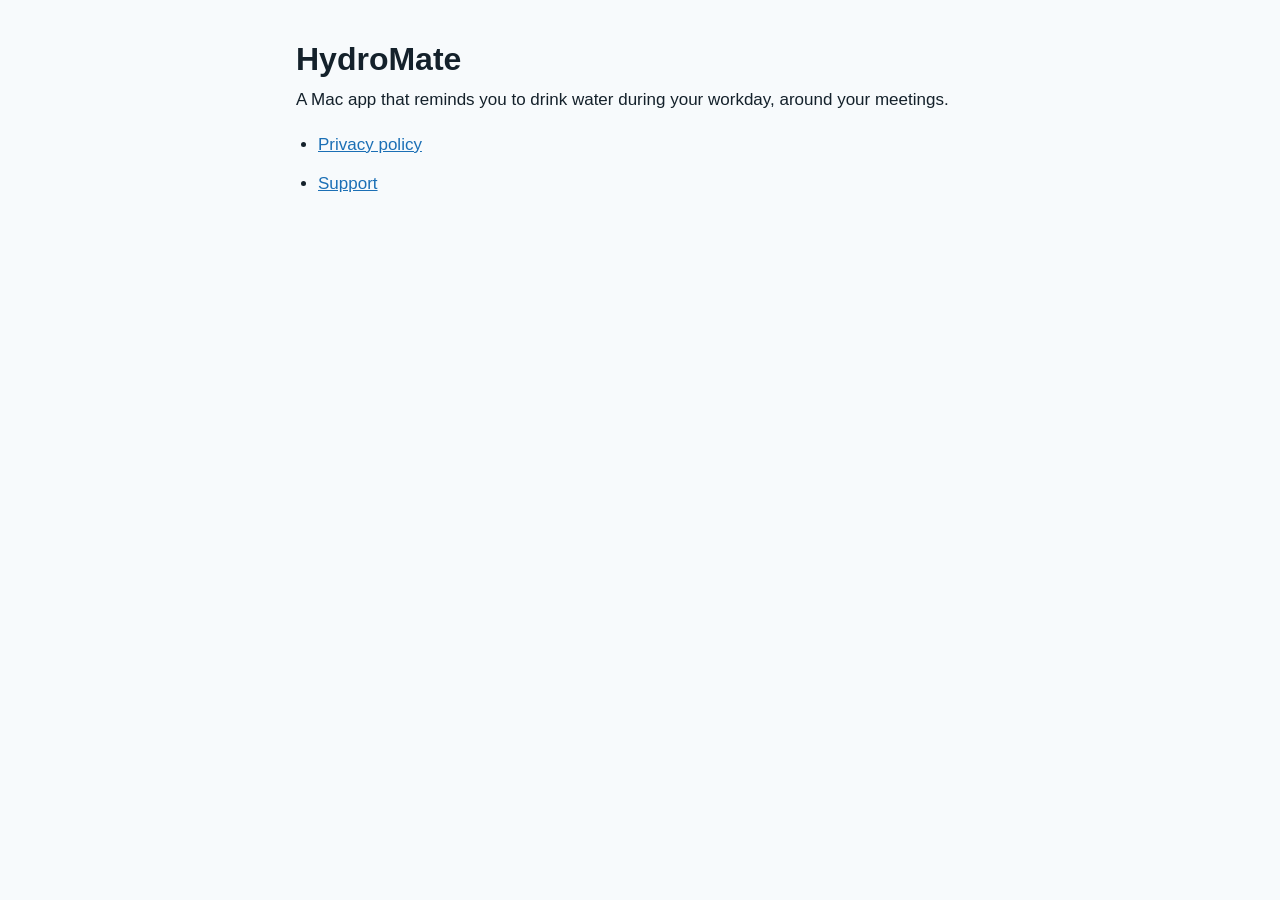
<file: index.html>
<!doctype html><html lang="en"><head><meta charset="utf-8"><meta name="viewport" content="width=device-width, initial-scale=1"><link rel="stylesheet" href="style.css"><title>HydroMate</title></head><body><main>
<h1>HydroMate</h1>
<p>A Mac app that reminds you to drink water during your workday, around your meetings.</p>
<ul><li><a href="privacy/">Privacy policy</a></li><li><a href="support/">Support</a></li></ul>
</main></body></html>
</file>
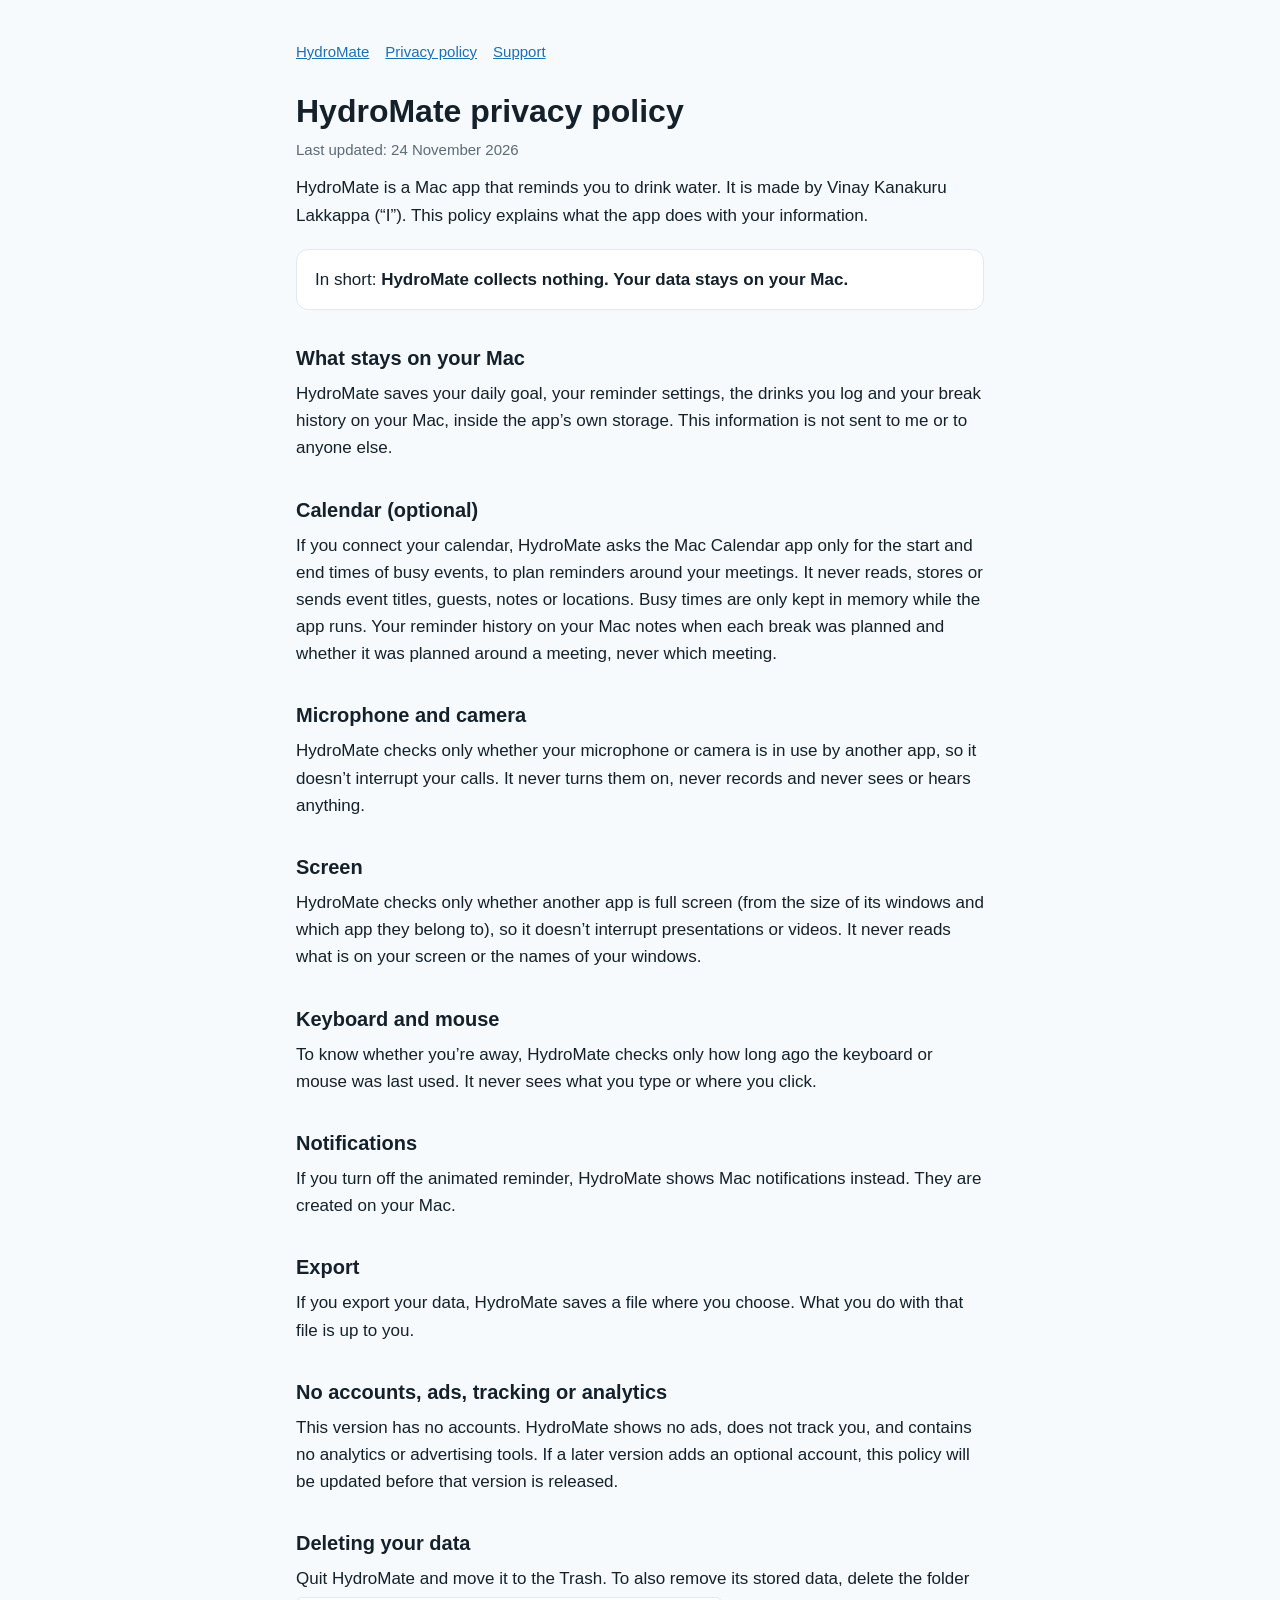
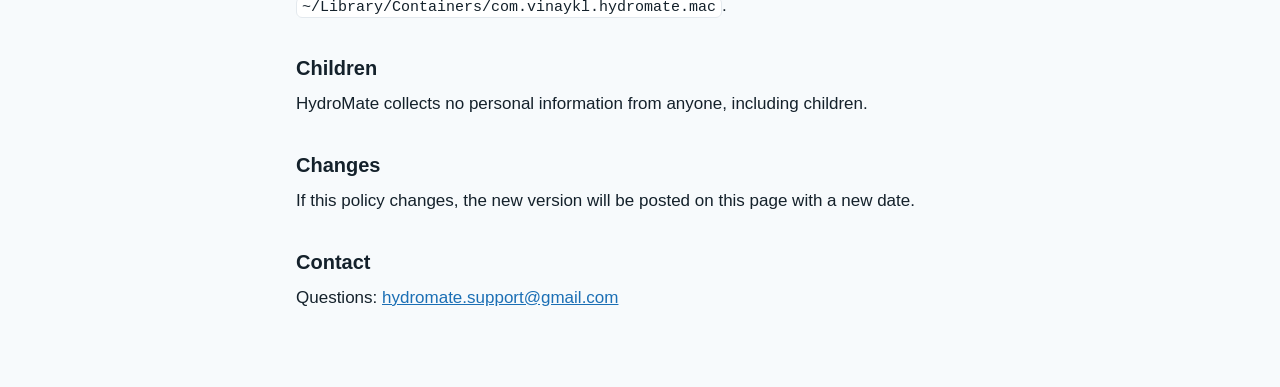
<file: privacy/index.html>
<!doctype html><html lang="en"><head><meta charset="utf-8"><meta name="viewport" content="width=device-width, initial-scale=1"><link rel="stylesheet" href="../style.css"><title>HydroMate Privacy Policy</title></head><body><main>
<nav><a href="../">HydroMate</a><a href="../privacy/">Privacy policy</a><a href="../support/">Support</a></nav>
<h1>HydroMate privacy policy</h1>
<p class="muted">Last updated: 24 November 2026</p>
<p>HydroMate is a Mac app that reminds you to drink water. It is made by Vinay Kanakuru Lakkappa (“I”). This policy explains what the app does with your information.</p>
<p class="summary">In short: <strong>HydroMate collects nothing. Your data stays on your Mac.</strong></p>
<h2>What stays on your Mac</h2>
<p>HydroMate saves your daily goal, your reminder settings, the drinks you log and your break history on your Mac, inside the app’s own storage. This information is not sent to me or to anyone else.</p>
<h2>Calendar (optional)</h2>
<p>If you connect your calendar, HydroMate asks the Mac Calendar app only for the start and end times of busy events, to plan reminders around your meetings. It never reads, stores or sends event titles, guests, notes or locations. Busy times are only kept in memory while the app runs. Your reminder history on your Mac notes when each break was planned and whether it was planned around a meeting, never which meeting.</p>
<h2>Microphone and camera</h2>
<p>HydroMate checks only whether your microphone or camera is in use by another app, so it doesn’t interrupt your calls. It never turns them on, never records and never sees or hears anything.</p>
<h2>Screen</h2>
<p>HydroMate checks only whether another app is full screen (from the size of its windows and which app they belong to), so it doesn’t interrupt presentations or videos. It never reads what is on your screen or the names of your windows.</p>
<h2>Keyboard and mouse</h2>
<p>To know whether you’re away, HydroMate checks only how long ago the keyboard or mouse was last used. It never sees what you type or where you click.</p>
<h2>Notifications</h2>
<p>If you turn off the animated reminder, HydroMate shows Mac notifications instead. They are created on your Mac.</p>
<h2>Export</h2>
<p>If you export your data, HydroMate saves a file where you choose. What you do with that file is up to you.</p>
<h2>No accounts, ads, tracking or analytics</h2>
<p>This version has no accounts. HydroMate shows no ads, does not track you, and contains no analytics or advertising tools. If a later version adds an optional account, this policy will be updated before that version is released.</p>
<h2>Deleting your data</h2>
<p>Quit HydroMate and move it to the Trash. To also remove its stored data, delete the folder <code>~/Library/Containers/com.vinaykl.hydromate.mac</code>.</p>
<h2>Children</h2>
<p>HydroMate collects no personal information from anyone, including children.</p>
<h2>Changes</h2>
<p>If this policy changes, the new version will be posted on this page with a new date.</p>
<h2>Contact</h2>
<p>Questions: <a href="mailto:hydromate.support@gmail.com">hydromate.support@gmail.com</a></p>
</main></body></html>
</file>
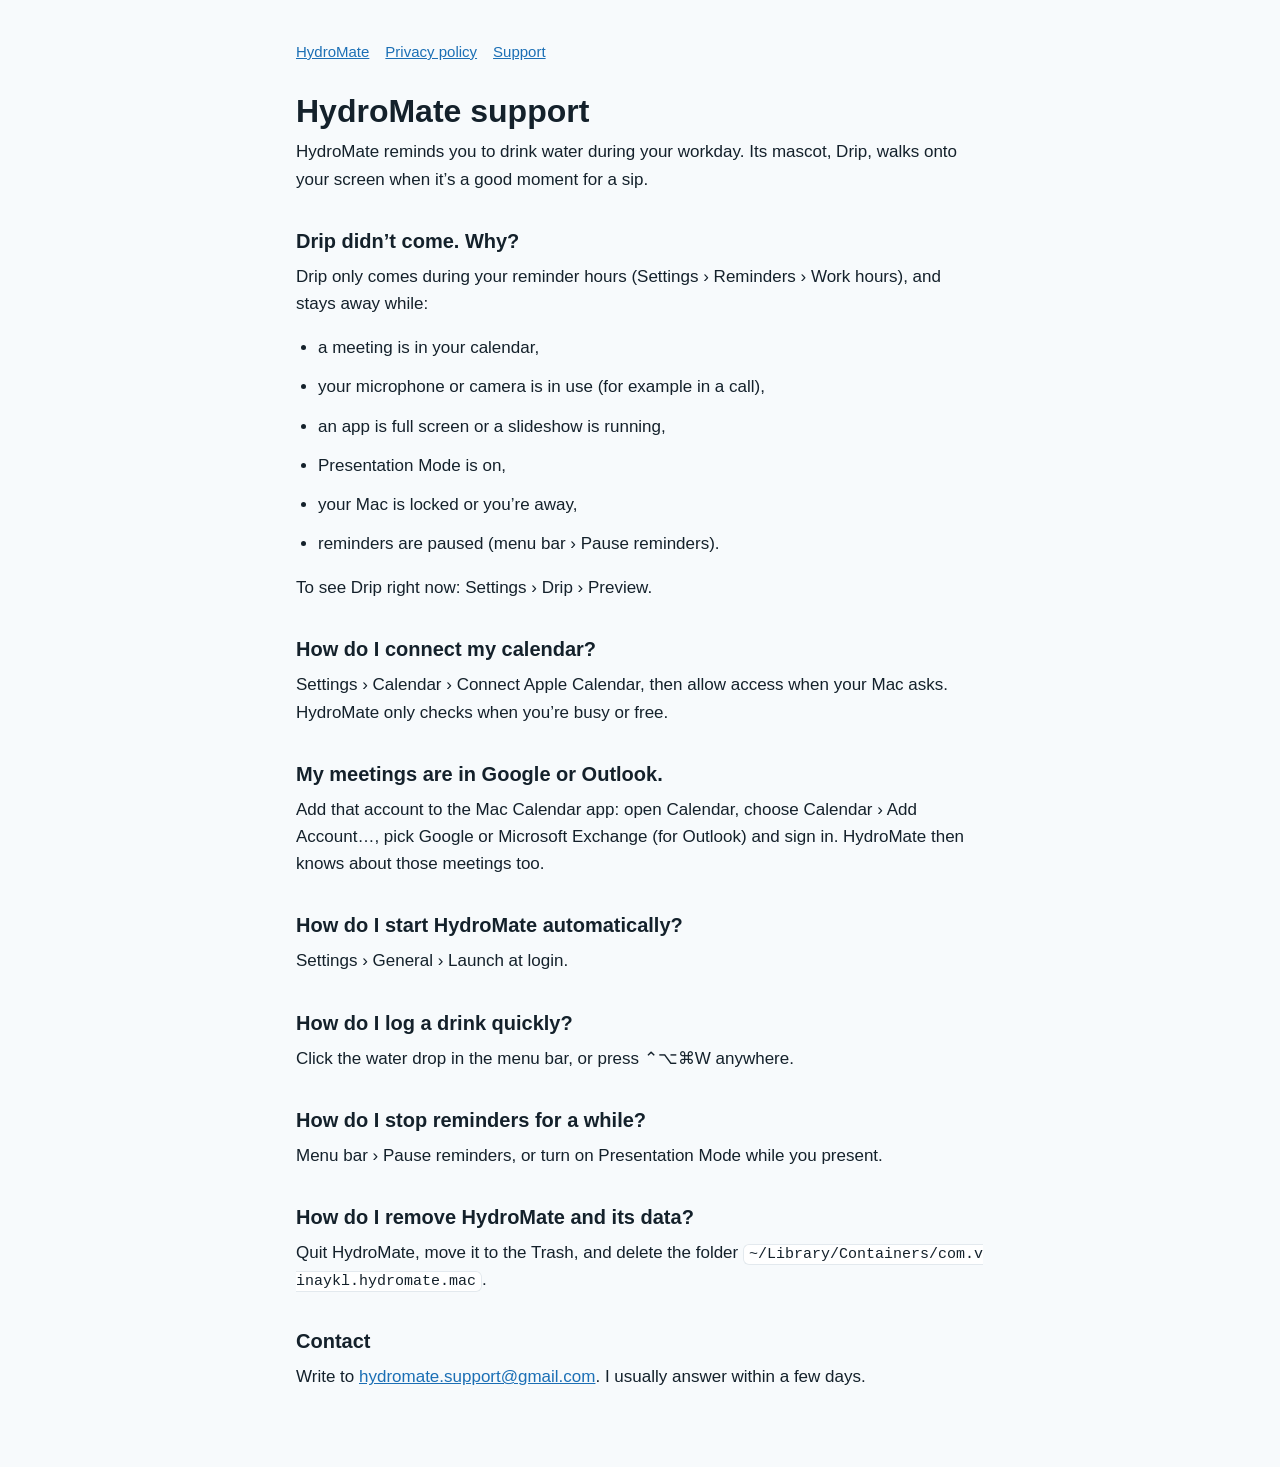
<file: support/index.html>
<!doctype html><html lang="en"><head><meta charset="utf-8"><meta name="viewport" content="width=device-width, initial-scale=1"><link rel="stylesheet" href="../style.css"><title>HydroMate Support</title></head><body><main>
<nav><a href="../">HydroMate</a><a href="../privacy/">Privacy policy</a><a href="../support/">Support</a></nav>
<h1>HydroMate support</h1>
<p>HydroMate reminds you to drink water during your workday. Its mascot, Drip, walks onto your screen when it’s a good moment for a sip.</p>
<h2>Drip didn’t come. Why?</h2>
<p>Drip only comes during your reminder hours (Settings › Reminders › Work hours), and stays away while:</p>
<ul><li>a meeting is in your calendar,</li><li>your microphone or camera is in use (for example in a call),</li><li>an app is full screen or a slideshow is running,</li><li>Presentation Mode is on,</li><li>your Mac is locked or you’re away,</li><li>reminders are paused (menu bar › Pause reminders).</li></ul>
<p>To see Drip right now: Settings › Drip › Preview.</p>
<h2>How do I connect my calendar?</h2>
<p>Settings › Calendar › Connect Apple Calendar, then allow access when your Mac asks. HydroMate only checks when you’re busy or free.</p>
<h2>My meetings are in Google or Outlook.</h2>
<p>Add that account to the Mac Calendar app: open Calendar, choose Calendar › Add Account…, pick Google or Microsoft Exchange (for Outlook) and sign in. HydroMate then knows about those meetings too.</p>
<h2>How do I start HydroMate automatically?</h2>
<p>Settings › General › Launch at login.</p>
<h2>How do I log a drink quickly?</h2>
<p>Click the water drop in the menu bar, or press ⌃⌥⌘W anywhere.</p>
<h2>How do I stop reminders for a while?</h2>
<p>Menu bar › Pause reminders, or turn on Presentation Mode while you present.</p>
<h2>How do I remove HydroMate and its data?</h2>
<p>Quit HydroMate, move it to the Trash, and delete the folder <code>~/Library/Containers/com.vinaykl.hydromate.mac</code>.</p>
<h2>Contact</h2>
<p>Write to <a href="mailto:hydromate.support@gmail.com">hydromate.support@gmail.com</a>. I usually answer within a few days.</p>
</main></body></html>
</file>
<file: style.css>
:root{--bg:#f7fafc;--card:#fff;--text:#14212b;--muted:#5b6b78;--accent:#1b6fb5;--line:#e3e9ee}
@media (prefers-color-scheme:dark){:root{--bg:#0d1720;--card:#13212d;--text:#e8eef3;--muted:#9aabb8;--accent:#6cb6ff;--line:#22323f}}
*{box-sizing:border-box}
body{margin:0;background:var(--bg);color:var(--text);font:17px/1.6 -apple-system,BlinkMacSystemFont,"SF Pro Text","Helvetica Neue",Arial,sans-serif}
main{max-width:720px;margin:0 auto;padding:40px 16px 64px}
h1{font-size:32px;line-height:1.2;margin:0 0 8px}
h2{font-size:20px;margin:32px 0 6px}
p,li{margin:0 0 12px}
ul{padding-left:22px}
.muted{color:var(--muted);font-size:15px}
.summary{background:var(--card);border:1px solid var(--line);border-radius:12px;padding:16px 18px;margin:20px 0}
a{color:var(--accent)}
code{font:15px ui-monospace,SFMono-Regular,Menlo,monospace;background:var(--card);border:1px solid var(--line);border-radius:6px;padding:1px 5px;word-break:break-all}
nav{margin-bottom:28px;font-size:15px}
nav a{margin-right:16px}
</file>
